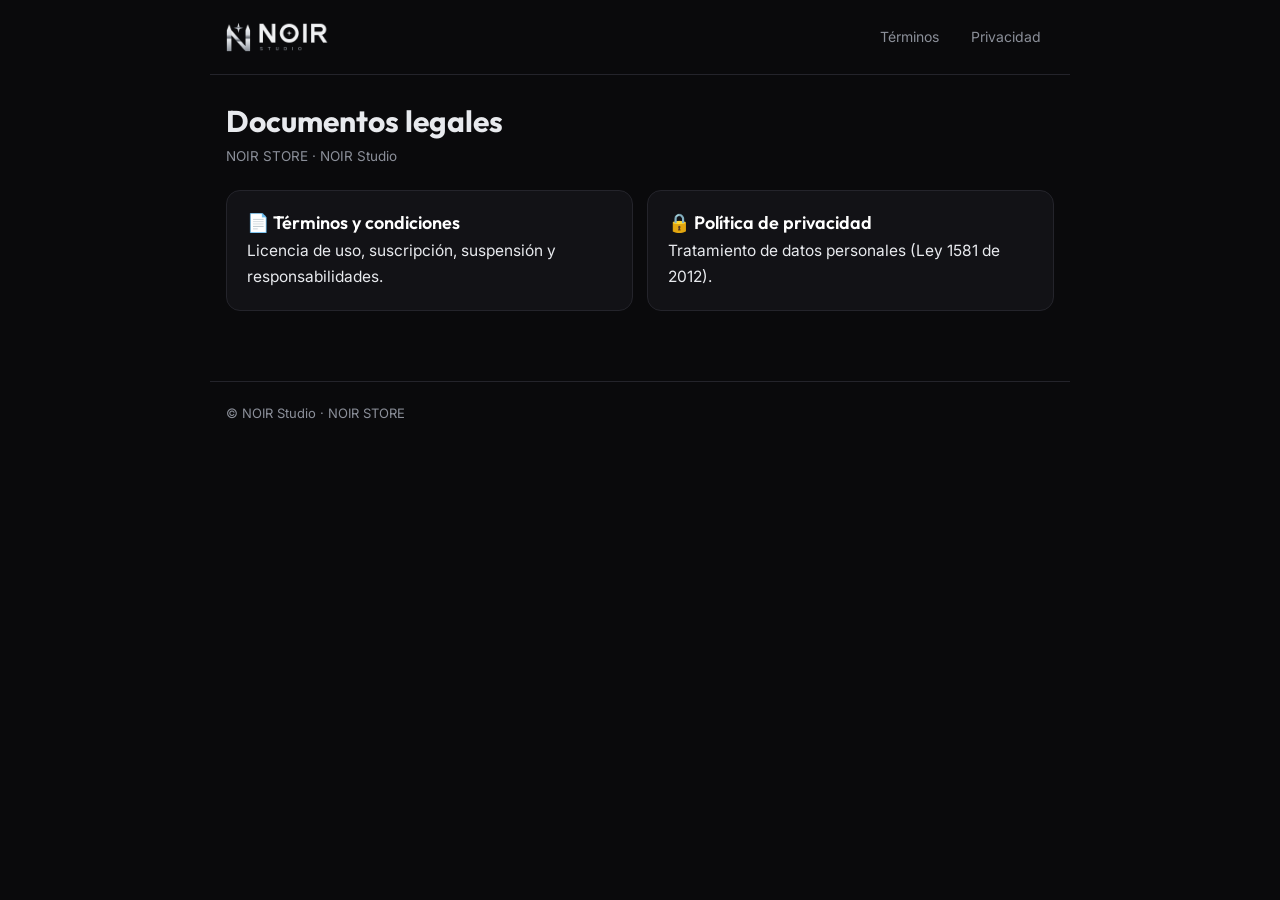
<file: legal/index.html>
<!doctype html>
<html lang="es">
<head>
<meta charset="utf-8">
<meta name="viewport" content="width=device-width, initial-scale=1">
<title>Documentos legales · NOIR STORE</title>
<link rel="icon" type="image/png" href="../assets/favicon.png">
<link href="https://fonts.googleapis.com/css2?family=Inter:wght@400;500;600&family=Outfit:wght@600;700&display=swap" rel="stylesheet">
<style>
:root{--bg:#0a0a0c;--card:#121216;--line:#24242b;--text:#e8eaee;--muted:#8b8f99;--accent:#d9dbe0}
*{box-sizing:border-box}body{margin:0;background:var(--bg);color:var(--text);font:15.5px/1.7 Inter,"Segoe UI",system-ui,sans-serif}
header{display:flex;align-items:center;gap:14px;padding:18px 16px;border-bottom:1px solid var(--line);max-width:860px;margin:0 auto}
header img{height:30px}header nav{margin-left:auto;display:flex;gap:6px;flex-wrap:wrap}
header a{color:var(--muted);text-decoration:none;font-size:14px;padding:6px 12px;border-radius:8px;border:1px solid transparent}
header a.on,header a:hover{color:var(--text);border-color:var(--line);background:var(--card)}
main{max-width:860px;margin:0 auto;padding:28px 16px 70px}
h1{font:700 30px/1.2 Outfit,Inter,sans-serif;margin:0 0 6px}h2{font:600 19px/1.3 Outfit,Inter,sans-serif;margin:30px 0 8px;color:#fff}
.meta{color:var(--muted);font-size:13.5px;margin:0 0 22px}ul{padding-left:20px}li{margin:4px 0}b{color:#fff}
footer{max-width:860px;margin:0 auto;padding:20px 16px 40px;color:var(--muted);font-size:13px;border-top:1px solid var(--line)}
.cards{display:grid;grid-template-columns:repeat(auto-fit,minmax(240px,1fr));gap:14px;margin-top:22px}
.cards a{display:block;padding:20px;border:1px solid var(--line);border-radius:14px;background:var(--card);color:var(--text);text-decoration:none}
.cards a:hover{border-color:#3a3a44}.cards b{display:block;font:600 18px Outfit,Inter,sans-serif;margin-bottom:4px}
</style>
</head>
<body>
<header><img src="../assets/logo-nav.png" alt="NOIR"><nav><a href="terminos.html" class="">Términos</a><a href="privacidad.html" class="">Privacidad</a></nav></header>
<main id="doc"><h1>Documentos legales</h1><p class="meta">NOIR STORE · NOIR Studio</p><div class="cards"><a href="terminos.html"><b>📄 Términos y condiciones</b>Licencia de uso, suscripción, suspensión y responsabilidades.</a><a href="privacidad.html"><b>🔒 Política de privacidad</b>Tratamiento de datos personales (Ley 1581 de 2012).</a></div></main>
<footer>© NOIR Studio · NOIR STORE</footer>

</body>
</html>
</file>
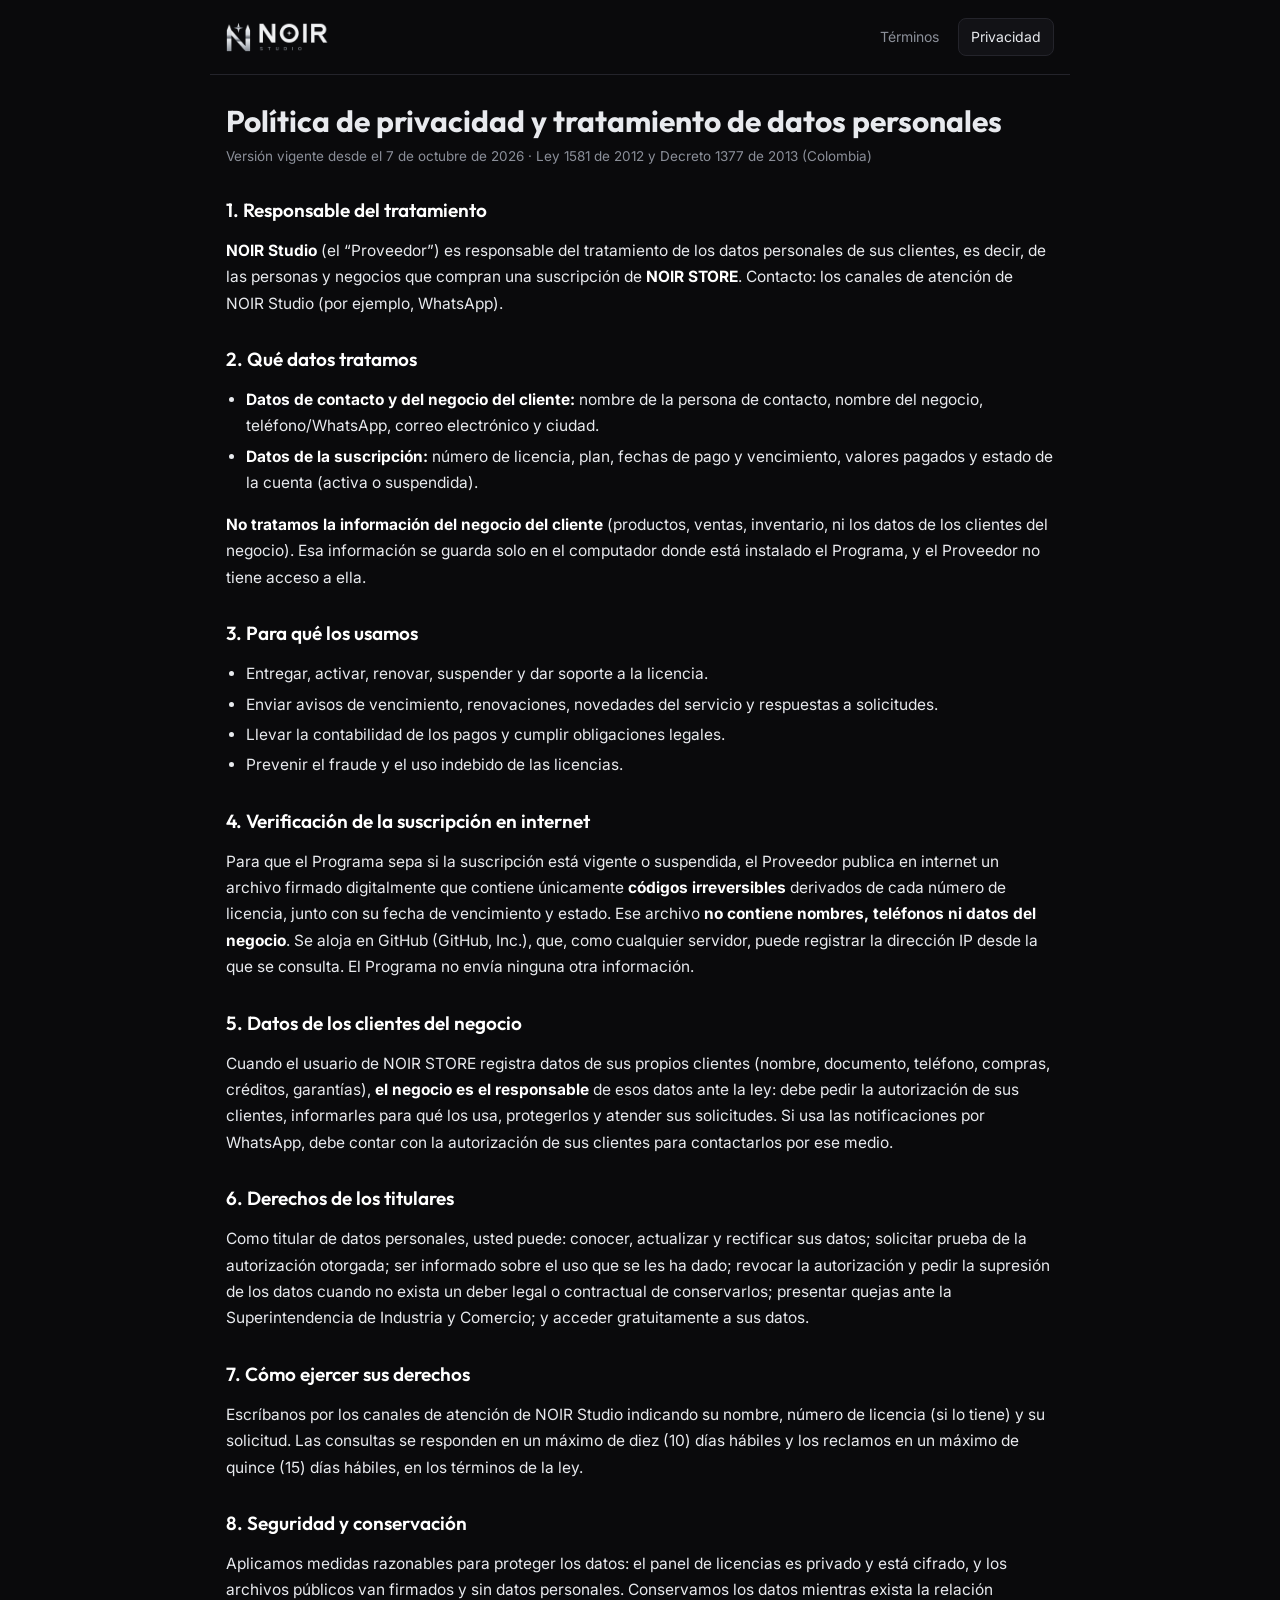
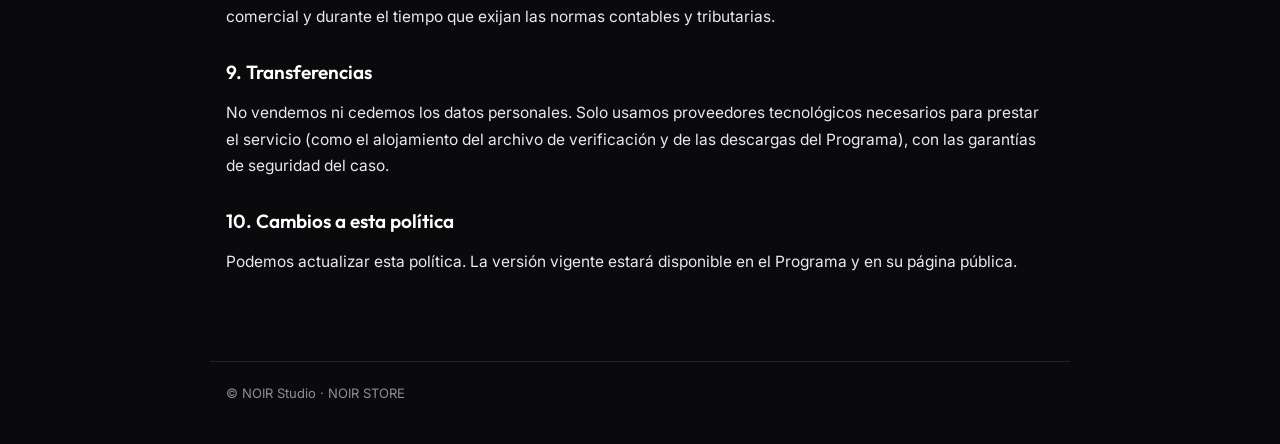
<file: legal/privacidad.html>
<!doctype html>
<html lang="es">
<head>
<meta charset="utf-8">
<meta name="viewport" content="width=device-width, initial-scale=1">
<title>Política de privacidad · NOIR STORE</title>
<link rel="icon" type="image/png" href="../assets/favicon.png">
<link href="https://fonts.googleapis.com/css2?family=Inter:wght@400;500;600&family=Outfit:wght@600;700&display=swap" rel="stylesheet">
<style>
:root{--bg:#0a0a0c;--card:#121216;--line:#24242b;--text:#e8eaee;--muted:#8b8f99;--accent:#d9dbe0}
*{box-sizing:border-box}body{margin:0;background:var(--bg);color:var(--text);font:15.5px/1.7 Inter,"Segoe UI",system-ui,sans-serif}
header{display:flex;align-items:center;gap:14px;padding:18px 16px;border-bottom:1px solid var(--line);max-width:860px;margin:0 auto}
header img{height:30px}header nav{margin-left:auto;display:flex;gap:6px;flex-wrap:wrap}
header a{color:var(--muted);text-decoration:none;font-size:14px;padding:6px 12px;border-radius:8px;border:1px solid transparent}
header a.on,header a:hover{color:var(--text);border-color:var(--line);background:var(--card)}
main{max-width:860px;margin:0 auto;padding:28px 16px 70px}
h1{font:700 30px/1.2 Outfit,Inter,sans-serif;margin:0 0 6px}h2{font:600 19px/1.3 Outfit,Inter,sans-serif;margin:30px 0 8px;color:#fff}
.meta{color:var(--muted);font-size:13.5px;margin:0 0 22px}ul{padding-left:20px}li{margin:4px 0}b{color:#fff}
footer{max-width:860px;margin:0 auto;padding:20px 16px 40px;color:var(--muted);font-size:13px;border-top:1px solid var(--line)}
.cards{display:grid;grid-template-columns:repeat(auto-fit,minmax(240px,1fr));gap:14px;margin-top:22px}
.cards a{display:block;padding:20px;border:1px solid var(--line);border-radius:14px;background:var(--card);color:var(--text);text-decoration:none}
.cards a:hover{border-color:#3a3a44}.cards b{display:block;font:600 18px Outfit,Inter,sans-serif;margin-bottom:4px}
</style>
</head>
<body>
<header><img src="../assets/logo-nav.png" alt="NOIR"><nav><a href="terminos.html" class="">Términos</a><a href="privacidad.html" class="on">Privacidad</a></nav></header>
<main id="doc"></main>
<footer>© NOIR Studio · NOIR STORE</footer>
<script src="../js/legal.js"></script>
<script>document.getElementById('doc').innerHTML = LEGAL.privacy;</script>
</body>
</html>
</file>
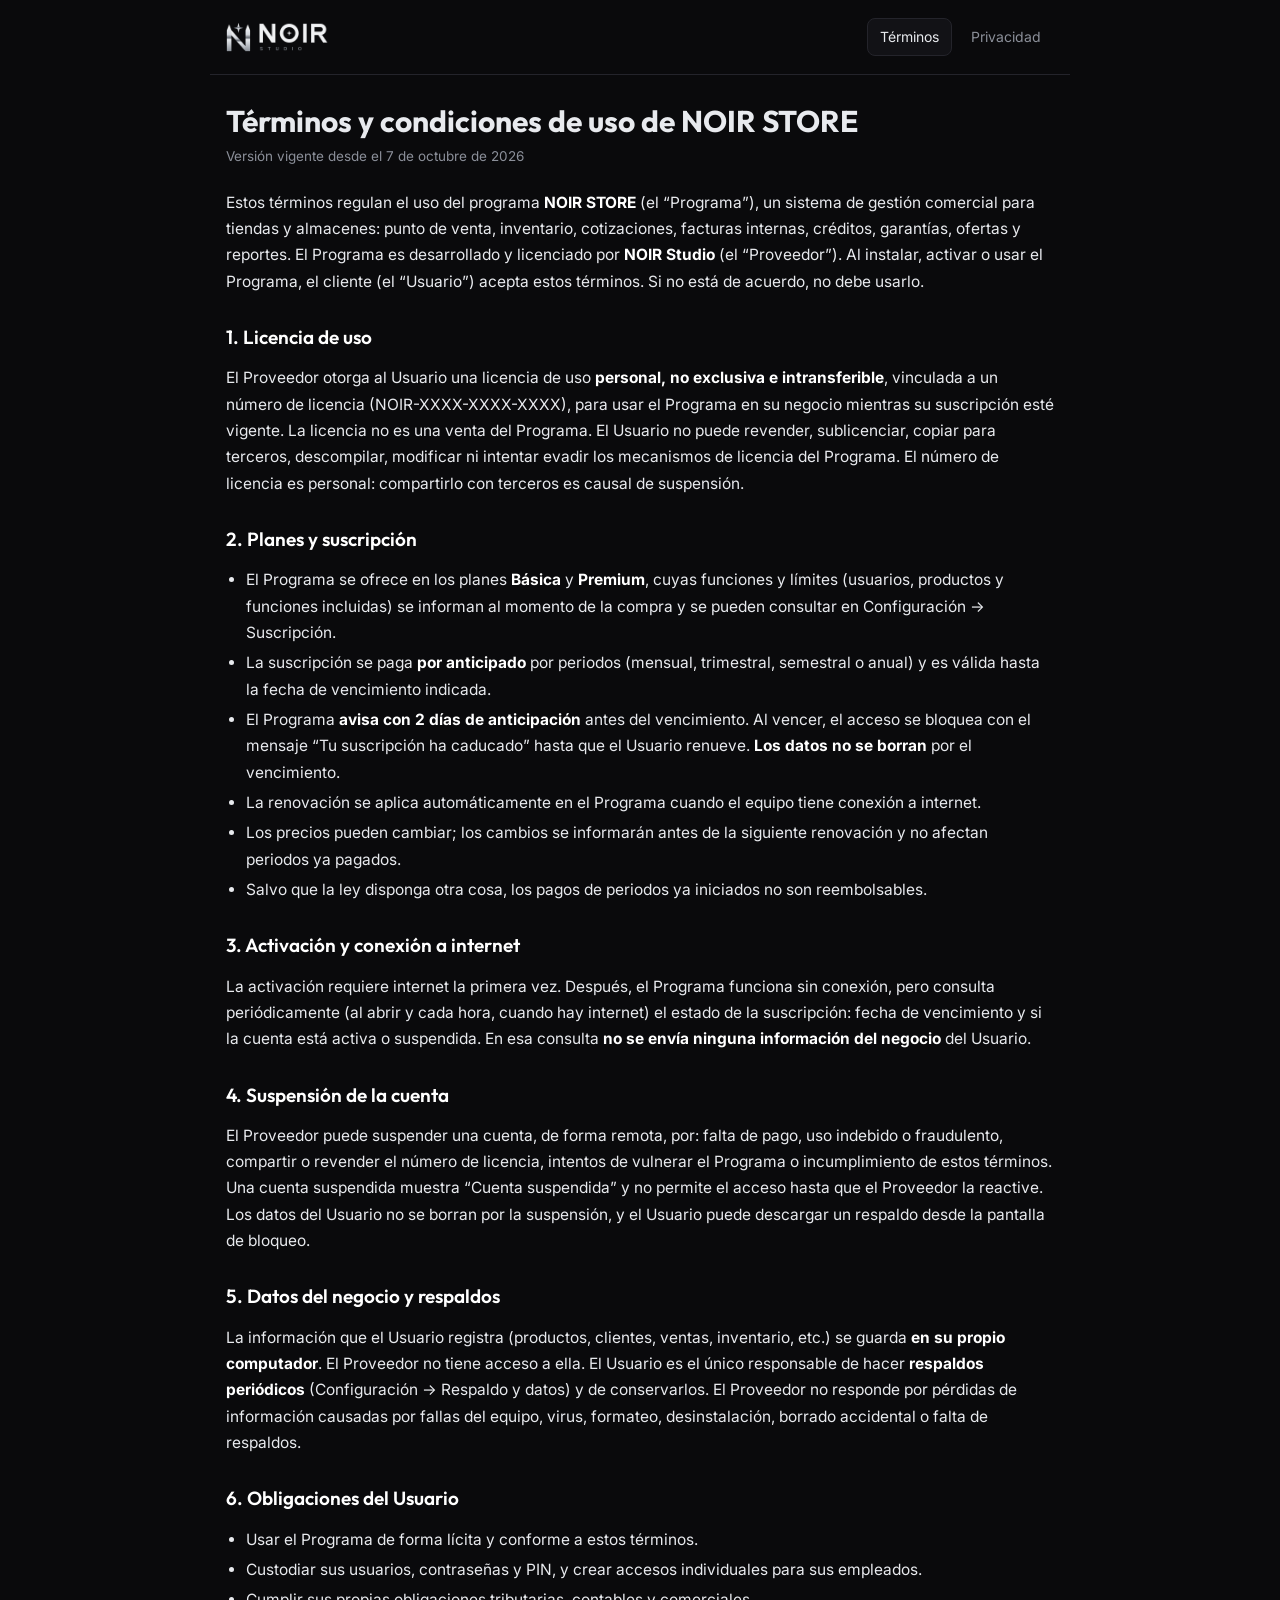
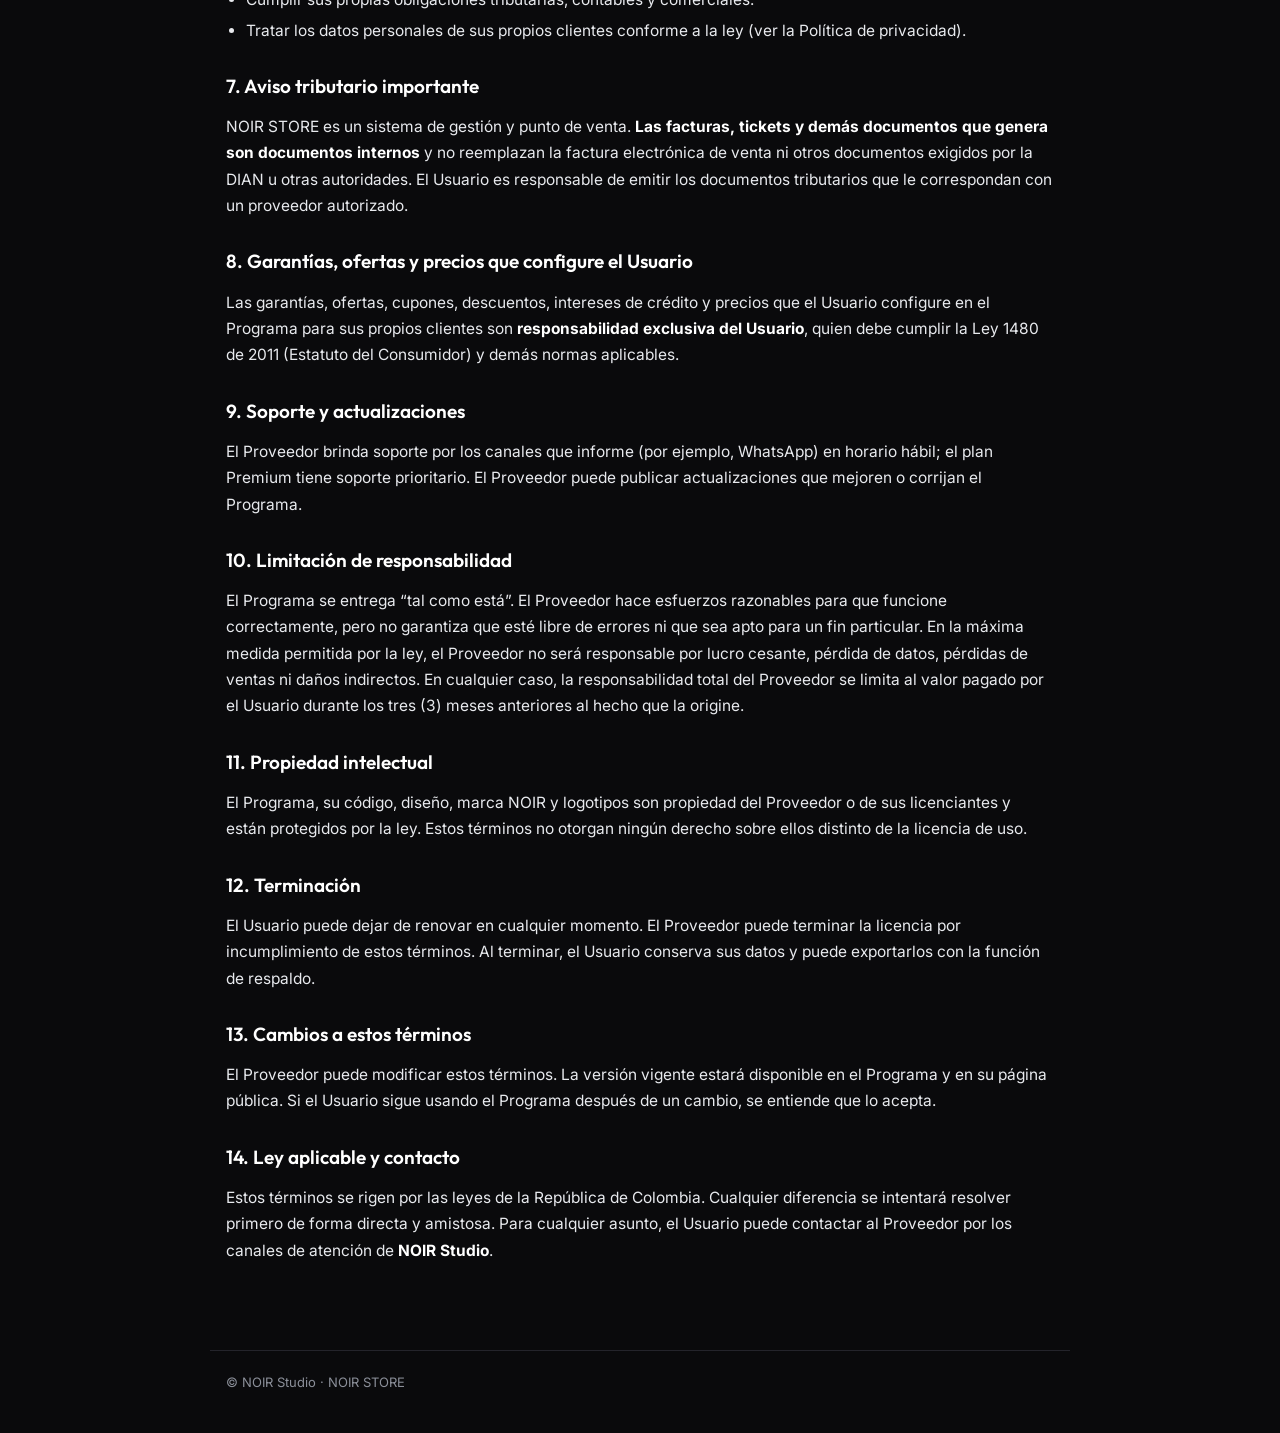
<file: legal/terminos.html>
<!doctype html>
<html lang="es">
<head>
<meta charset="utf-8">
<meta name="viewport" content="width=device-width, initial-scale=1">
<title>Términos y condiciones · NOIR STORE</title>
<link rel="icon" type="image/png" href="../assets/favicon.png">
<link href="https://fonts.googleapis.com/css2?family=Inter:wght@400;500;600&family=Outfit:wght@600;700&display=swap" rel="stylesheet">
<style>
:root{--bg:#0a0a0c;--card:#121216;--line:#24242b;--text:#e8eaee;--muted:#8b8f99;--accent:#d9dbe0}
*{box-sizing:border-box}body{margin:0;background:var(--bg);color:var(--text);font:15.5px/1.7 Inter,"Segoe UI",system-ui,sans-serif}
header{display:flex;align-items:center;gap:14px;padding:18px 16px;border-bottom:1px solid var(--line);max-width:860px;margin:0 auto}
header img{height:30px}header nav{margin-left:auto;display:flex;gap:6px;flex-wrap:wrap}
header a{color:var(--muted);text-decoration:none;font-size:14px;padding:6px 12px;border-radius:8px;border:1px solid transparent}
header a.on,header a:hover{color:var(--text);border-color:var(--line);background:var(--card)}
main{max-width:860px;margin:0 auto;padding:28px 16px 70px}
h1{font:700 30px/1.2 Outfit,Inter,sans-serif;margin:0 0 6px}h2{font:600 19px/1.3 Outfit,Inter,sans-serif;margin:30px 0 8px;color:#fff}
.meta{color:var(--muted);font-size:13.5px;margin:0 0 22px}ul{padding-left:20px}li{margin:4px 0}b{color:#fff}
footer{max-width:860px;margin:0 auto;padding:20px 16px 40px;color:var(--muted);font-size:13px;border-top:1px solid var(--line)}
.cards{display:grid;grid-template-columns:repeat(auto-fit,minmax(240px,1fr));gap:14px;margin-top:22px}
.cards a{display:block;padding:20px;border:1px solid var(--line);border-radius:14px;background:var(--card);color:var(--text);text-decoration:none}
.cards a:hover{border-color:#3a3a44}.cards b{display:block;font:600 18px Outfit,Inter,sans-serif;margin-bottom:4px}
</style>
</head>
<body>
<header><img src="../assets/logo-nav.png" alt="NOIR"><nav><a href="terminos.html" class="on">Términos</a><a href="privacidad.html" class="">Privacidad</a></nav></header>
<main id="doc"></main>
<footer>© NOIR Studio · NOIR STORE</footer>
<script src="../js/legal.js"></script>
<script>document.getElementById('doc').innerHTML = LEGAL.terms;</script>
</body>
</html>
</file>
